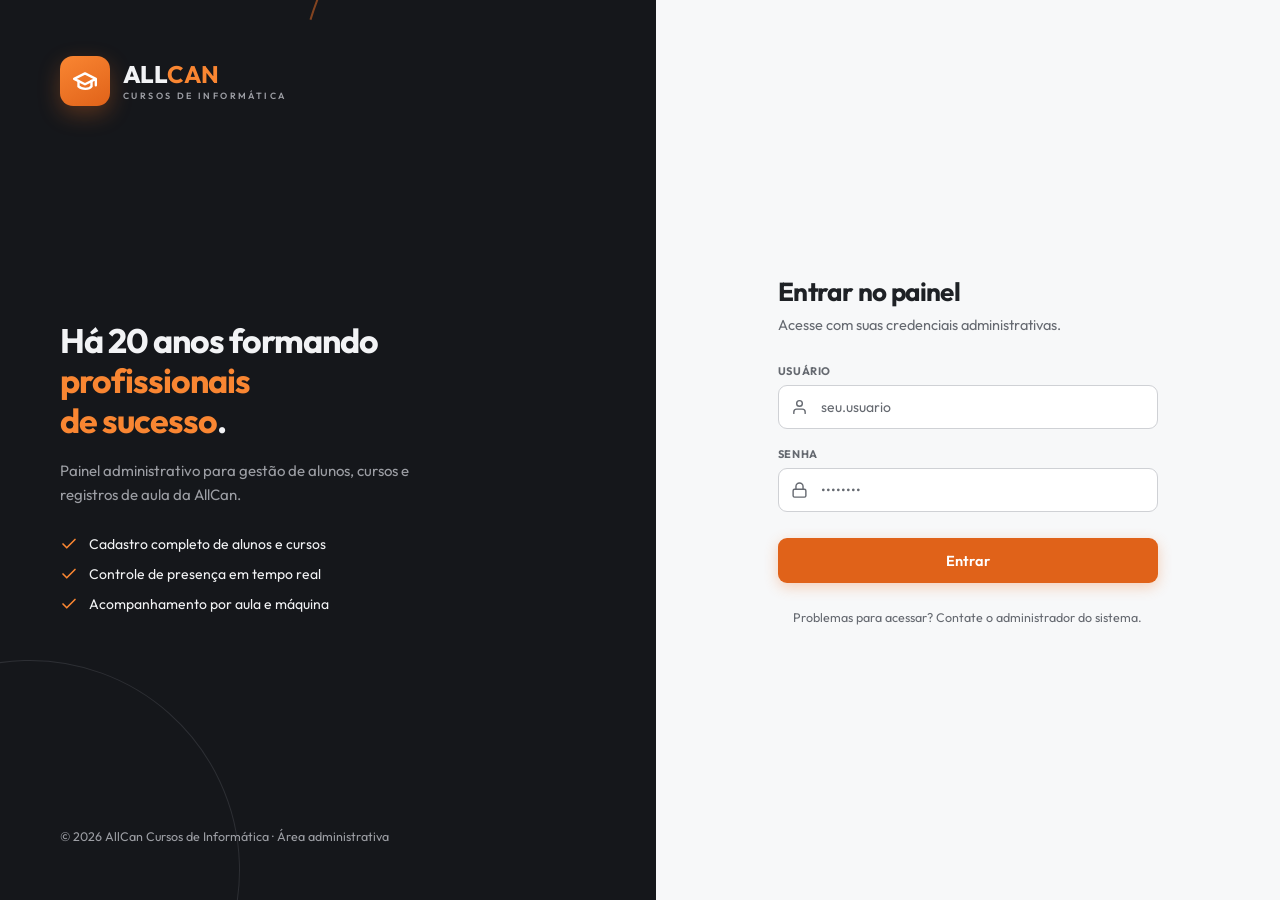
<file: index.html>
<!DOCTYPE html>
<html lang="pt-BR">

<head>
  <meta charset="UTF-8">
  <meta name="viewport" content="width=device-width, initial-scale=1.0">
  <meta name="description"
    content="AllCan Cursos de Informática — Sistema de gestão de alunos, cursos e registros de aula.">
  <title>AllCan · Gestão Educacional</title>
  <link rel="preconnect" href="https://fonts.googleapis.com">
  <link rel="preconnect" href="https://fonts.gstatic.com" crossorigin>
  <link rel="stylesheet" href="css/style.css">
</head>

<body>

  <!-- Toast Container -->
  <div class="toast-container" id="toast-container"></div>

  <!-- Edit / Confirm Modal -->
  <div class="modal-overlay" id="modal-overlay">
    <div class="modal" id="modal" role="dialog" aria-modal="true" aria-labelledby="modal-title">
      <div class="modal-header">
        <h3 id="modal-title">Editar</h3>
        <button class="modal-close" id="modal-close" aria-label="Fechar">&times;</button>
      </div>
      <div class="modal-body" id="modal-body"></div>
      <div class="modal-footer">
        <button class="btn btn-secondary" id="modal-cancel">Cancelar</button>
        <button class="btn btn-primary" id="modal-save">
          <svg width="18" height="18" viewBox="0 0 24 24" fill="none" stroke="currentColor" stroke-width="2"
            stroke-linecap="round" stroke-linejoin="round">
            <path d="M19 21H5a2 2 0 0 1-2-2V5a2 2 0 0 1 2-2h11l5 5v11a2 2 0 0 1-2 2z" />
            <polyline points="17 21 17 13 7 13 7 21" />
            <polyline points="7 3 7 8 15 8" />
          </svg>
          Salvar
        </button>
      </div>
    </div>
  </div>

  <!-- Mobile menu trigger + backdrop -->
  <button class="mobile-menu-btn" id="mobile-menu-btn" aria-label="Abrir menu de navegação">
    <svg width="22" height="22" viewBox="0 0 24 24" fill="none" stroke="currentColor" stroke-width="2"
      stroke-linecap="round" stroke-linejoin="round">
      <line x1="3" y1="6" x2="21" y2="6" />
      <line x1="3" y1="12" x2="21" y2="12" />
      <line x1="3" y1="18" x2="21" y2="18" />
    </svg>
  </button>
  <div class="sidebar-backdrop" id="sidebar-backdrop"></div>

  <div class="app-layout">

    <!-- ===== SIDEBAR ===== -->
    <aside class="sidebar" id="sidebar">
      <div class="sidebar-header">
        <div class="sidebar-logo">
          <div class="logo-mark">
            <svg width="22" height="22" viewBox="0 0 24 24" fill="none" stroke="currentColor" stroke-width="2.2"
              stroke-linecap="round" stroke-linejoin="round">
              <path d="M22 10v6M2 10l10-5 10 5-10 5z" />
              <path d="M6 12v5c3 3 10 3 12 0v-5" />
            </svg>
          </div>
          <div class="logo-text">
            <span class="wordmark">ALL<b>CAN</b></span>
            <span class="tagline">Cursos de Informática</span>
          </div>
        </div>
      </div>
      <nav class="sidebar-nav">
        <span class="nav-section-label">Menu Principal</span>
        <a class="nav-item active" data-page="dashboard" id="nav-dashboard">
          <span class="nav-icon">
            <svg width="19" height="19" viewBox="0 0 24 24" fill="none" stroke="currentColor" stroke-width="2"
              stroke-linecap="round" stroke-linejoin="round">
              <rect x="3" y="3" width="7" height="9" rx="1" />
              <rect x="14" y="3" width="7" height="5" rx="1" />
              <rect x="14" y="12" width="7" height="9" rx="1" />
              <rect x="3" y="16" width="7" height="5" rx="1" />
            </svg>
          </span>
          Dashboard
        </a>
        <a class="nav-item" data-page="alunos" id="nav-alunos">
          <span class="nav-icon">
            <svg width="19" height="19" viewBox="0 0 24 24" fill="none" stroke="currentColor" stroke-width="2"
              stroke-linecap="round" stroke-linejoin="round">
              <path d="M17 21v-2a4 4 0 0 0-4-4H5a4 4 0 0 0-4 4v2" />
              <circle cx="9" cy="7" r="4" />
              <path d="M23 21v-2a4 4 0 0 0-3-3.87" />
              <path d="M16 3.13a4 4 0 0 1 0 7.75" />
            </svg>
          </span>
          Alunos
        </a>
        <a class="nav-item" data-page="cursos" id="nav-cursos">
          <span class="nav-icon">
            <svg width="19" height="19" viewBox="0 0 24 24" fill="none" stroke="currentColor" stroke-width="2"
              stroke-linecap="round" stroke-linejoin="round">
              <path d="M4 19.5A2.5 2.5 0 0 1 6.5 17H20" />
              <path d="M6.5 2H20v20H6.5A2.5 2.5 0 0 1 4 19.5v-15A2.5 2.5 0 0 1 6.5 2z" />
            </svg>
          </span>
          Cursos
        </a>
        <a class="nav-item" data-page="registros" id="nav-registros">
          <span class="nav-icon">
            <svg width="19" height="19" viewBox="0 0 24 24" fill="none" stroke="currentColor" stroke-width="2"
              stroke-linecap="round" stroke-linejoin="round">
              <path d="M16 4h2a2 2 0 0 1 2 2v14a2 2 0 0 1-2 2H6a2 2 0 0 1-2-2V6a2 2 0 0 1 2-2h2" />
              <rect x="8" y="2" width="8" height="4" rx="1" ry="1" />
              <path d="M9 14l2 2 4-4" />
            </svg>
          </span>
          Registros de Aula
        </a>
        <a class="nav-item" data-page="contratos" id="nav-contratos">
          <span class="nav-icon">
            <svg width="19" height="19" viewBox="0 0 24 24" fill="none" stroke="currentColor" stroke-width="2"
              stroke-linecap="round" stroke-linejoin="round">
              <path d="M14 2H6a2 2 0 0 0-2 2v16a2 2 0 0 0 2 2h12a2 2 0 0 0 2-2V8z" />
              <polyline points="14 2 14 8 20 8" />
              <line x1="16" y1="13" x2="8" y2="13" />
              <line x1="16" y1="17" x2="8" y2="17" />
              <line x1="10" y1="9" x2="8" y2="9" />
            </svg>
          </span>
          Contratos
        </a>
        <a class="nav-item" data-page="usuarios" id="nav-usuarios">
          <span class="nav-icon">
            <svg width="19" height="19" viewBox="0 0 24 24" fill="none" stroke="currentColor" stroke-width="2"
              stroke-linecap="round" stroke-linejoin="round">
              <path
                d="M2.586 17.414A2 2 0 0 0 2 18.828V21a1 1 0 0 0 1 1h3a1 1 0 0 0 1-1v-1a1 1 0 0 1 1-1h1a1 1 0 0 0 1-1v-1a1 1 0 0 1 1-1h.172a2 2 0 0 0 1.414-.586l.814-.814a6.5 6.5 0 1 0-4-4z" />
              <circle cx="16.5" cy="7.5" r=".5" fill="currentColor" />
            </svg>
          </span>
          Usuários
        </a>
        <span class="nav-section-label">Biblioteca</span>
        <a class="nav-item" data-page="pessoas" id="nav-pessoas">
          <span class="nav-icon">
            <svg width="19" height="19" viewBox="0 0 24 24" fill="none" stroke="currentColor" stroke-width="2"
              stroke-linecap="round" stroke-linejoin="round">
              <path d="M19 21v-2a4 4 0 0 0-4-4H9a4 4 0 0 0-4 4v2" />
              <circle cx="12" cy="7" r="4" />
            </svg>
          </span>
          Pessoas
        </a>
        <a class="nav-item" data-page="livros" id="nav-livros">
          <span class="nav-icon">
            <svg width="19" height="19" viewBox="0 0 24 24" fill="none" stroke="currentColor" stroke-width="2"
              stroke-linecap="round" stroke-linejoin="round">
              <path d="M2 3h6a4 4 0 0 1 4 4v14a3 3 0 0 0-3-3H2z" />
              <path d="M22 3h-6a4 4 0 0 0-4 4v14a3 3 0 0 1 3-3h7z" />
            </svg>
          </span>
          Livros
        </a>
        <a class="nav-item" data-page="emprestimos" id="nav-emprestimos">
          <span class="nav-icon">
            <svg width="19" height="19" viewBox="0 0 24 24" fill="none" stroke="currentColor" stroke-width="2"
              stroke-linecap="round" stroke-linejoin="round">
              <polyline points="17 1 21 5 17 9" />
              <path d="M3 11V9a4 4 0 0 1 4-4h14" />
              <polyline points="7 23 3 19 7 15" />
              <path d="M21 13v2a4 4 0 0 1-4 4H3" />
            </svg>
          </span>
          Empréstimos
        </a>
      </nav>
      <div class="sidebar-footer">
        <div class="sidebar-footer-info">
          <div class="footer-avatar" id="footer-avatar">A</div>
          <div class="footer-text">
            <p id="usuario-nome">Administrador</p>
            <span>AllCan · Painel</span>
          </div>
        </div>
      </div>
    </aside>

    <!-- ===== MAIN ===== -->
    <main class="main-content">

      <!-- Topbar -->
      <header class="topbar">
        <div class="topbar-greeting">
          <h1 id="topbar-saudacao">Bem-vindo de volta</h1>
          <p id="topbar-data">—</p>
        </div>
        <div class="topbar-actions">
          <div class="topbar-user">
            <span class="ava" id="topbar-ava">A</span>
            <span class="name" id="topbar-nome">Administrador</span>
          </div>
          <button class="btn btn-secondary btn-sm" onclick="logout()" aria-label="Sair">
            <svg width="17" height="17" viewBox="0 0 24 24" fill="none" stroke="currentColor" stroke-width="2"
              stroke-linecap="round" stroke-linejoin="round">
              <path d="M9 21H5a2 2 0 0 1-2-2V5a2 2 0 0 1 2-2h4" />
              <polyline points="16 17 21 12 16 7" />
              <line x1="21" y1="12" x2="9" y2="12" />
            </svg>
            Sair
          </button>
        </div>
      </header>

      <div class="content-scroll">

        <!-- ===== DASHBOARD ===== -->
        <section class="section-page active" id="page-dashboard">
          <header class="page-header">
            <h2>
              <svg width="22" height="22" viewBox="0 0 24 24" fill="none" stroke="currentColor" stroke-width="2"
                stroke-linecap="round" stroke-linejoin="round">
                <rect x="3" y="3" width="7" height="9" rx="1" />
                <rect x="14" y="3" width="7" height="5" rx="1" />
                <rect x="14" y="12" width="7" height="9" rx="1" />
                <rect x="3" y="16" width="7" height="5" rx="1" />
              </svg>
              Dashboard
            </h2>
            <p>Visão geral da operação — alunos, cursos e frequência</p>
          </header>

          <div class="stats-grid">
            <article class="stat-card">
              <div class="stat-card-header">
                <div class="stat-icon students">
                  <svg width="22" height="22" viewBox="0 0 24 24" fill="none" stroke="currentColor" stroke-width="2"
                    stroke-linecap="round" stroke-linejoin="round">
                    <path d="M17 21v-2a4 4 0 0 0-4-4H5a4 4 0 0 0-4 4v2" />
                    <circle cx="9" cy="7" r="4" />
                    <path d="M23 21v-2a4 4 0 0 0-3-3.87" />
                    <path d="M16 3.13a4 4 0 0 1 0 7.75" />
                  </svg>
                </div>
              </div>
              <div class="stat-value" id="stat-alunos">0</div>
              <div class="stat-label">Alunos Ativos</div>
            </article>

            <article class="stat-card">
              <div class="stat-card-header">
                <div class="stat-icon courses">
                  <svg width="22" height="22" viewBox="0 0 24 24" fill="none" stroke="currentColor" stroke-width="2"
                    stroke-linecap="round" stroke-linejoin="round">
                    <path d="M4 19.5A2.5 2.5 0 0 1 6.5 17H20" />
                    <path d="M6.5 2H20v20H6.5A2.5 2.5 0 0 1 4 19.5v-15A2.5 2.5 0 0 1 6.5 2z" />
                  </svg>
                </div>
              </div>
              <div class="stat-value" id="stat-cursos">0</div>
              <div class="stat-label">Cursos Ativos</div>
            </article>

            <article class="stat-card">
              <div class="stat-card-header">
                <div class="stat-icon records">
                  <svg width="22" height="22" viewBox="0 0 24 24" fill="none" stroke="currentColor" stroke-width="2"
                    stroke-linecap="round" stroke-linejoin="round">
                    <path d="M16 4h2a2 2 0 0 1 2 2v14a2 2 0 0 1-2 2H6a2 2 0 0 1-2-2V6a2 2 0 0 1 2-2h2" />
                    <rect x="8" y="2" width="8" height="4" rx="1" ry="1" />
                  </svg>
                </div>
              </div>
              <div class="stat-value" id="stat-registros">0</div>
              <div class="stat-label">Registros de Aula</div>
            </article>

            <article class="stat-card">
              <div class="stat-card-header">
                <div class="stat-icon attendance">
                  <svg width="22" height="22" viewBox="0 0 24 24" fill="none" stroke="currentColor" stroke-width="2"
                    stroke-linecap="round" stroke-linejoin="round">
                    <path d="M22 11.08V12a10 10 0 1 1-5.93-9.14" />
                    <polyline points="22 4 12 14.01 9 11.01" />
                  </svg>
                </div>
                <span class="stat-trend">Presença</span>
              </div>
              <div class="stat-value" id="stat-presenca">0%</div>
              <div class="stat-label">Taxa de Presença</div>
              <div class="stat-bar"><span id="stat-presenca-bar"></span></div>
            </article>
          </div>

          <div class="content-card">
            <div class="content-card-header">
              <h3>
                <span class="icon">
                  <svg width="18" height="18" viewBox="0 0 24 24" fill="none" stroke="currentColor" stroke-width="2"
                    stroke-linecap="round" stroke-linejoin="round">
                    <circle cx="12" cy="12" r="10" />
                    <polyline points="12 6 12 12 16 14" />
                  </svg>
                </span>
                Últimos Registros
              </h3>
            </div>
            <div class="content-card-body">
              <div class="table-wrapper">
                <table>
                  <thead>
                    <tr>
                      <th>Aluno</th>
                      <th>Curso</th>
                      <th>Data</th>
                      <th>Tipo</th>
                      <th>Presença</th>
                    </tr>
                  </thead>
                  <tbody id="dashboard-recent-tbody">
                    <tr>
                      <td colspan="5">
                        <div class="empty-state">
                          <div class="icon">
                            <svg width="34" height="34" viewBox="0 0 24 24" fill="none" stroke="currentColor"
                              stroke-width="1.6" stroke-linecap="round" stroke-linejoin="round">
                              <path d="M16 4h2a2 2 0 0 1 2 2v14a2 2 0 0 1-2 2H6a2 2 0 0 1-2-2V6a2 2 0 0 1 2-2h2" />
                              <rect x="8" y="2" width="8" height="4" rx="1" ry="1" />
                            </svg>
                          </div>
                          <p>Nenhum registro encontrado</p>
                        </div>
                      </td>
                    </tr>
                  </tbody>
                </table>
              </div>
            </div>
          </div>
        </section>

        <!-- ===== ALUNOS ===== -->
        <section class="section-page" id="page-alunos">
          <header class="page-header">
            <h2>
              <svg width="22" height="22" viewBox="0 0 24 24" fill="none" stroke="currentColor" stroke-width="2"
                stroke-linecap="round" stroke-linejoin="round">
                <path d="M17 21v-2a4 4 0 0 0-4-4H5a4 4 0 0 0-4 4v2" />
                <circle cx="9" cy="7" r="4" />
                <path d="M23 21v-2a4 4 0 0 0-3-3.87" />
                <path d="M16 3.13a4 4 0 0 1 0 7.75" />
              </svg>
              Alunos
            </h2>
            <p>Cadastre e gerencie os alunos da escola</p>
          </header>

          <div class="content-card">
            <div class="content-card-header">
              <h3>
                <span class="icon">
                  <svg width="18" height="18" viewBox="0 0 24 24" fill="none" stroke="currentColor" stroke-width="2"
                    stroke-linecap="round" stroke-linejoin="round">
                    <line x1="12" y1="5" x2="12" y2="19" />
                    <line x1="5" y1="12" x2="19" y2="12" />
                  </svg>
                </span>
                Cadastrar Aluno
              </h3>
            </div>
            <div class="content-card-body">
              <form id="form-aluno">
                <div class="form-grid">
                  <div class="form-group">
                    <label for="aluno-nome">Nome Completo</label>
                    <input type="text" id="aluno-nome" placeholder="Ex: João da Silva" required>
                  </div>
                  <div class="form-group">
                    <label for="aluno-cpf">CPF</label>
                    <input type="text" id="aluno-cpf" placeholder="000.000.000-00" required maxlength="14">
                  </div>
                  <div class="form-group">
                    <label for="aluno-rg">RG</label>
                    <input type="text" id="aluno-rg" placeholder="Ex: 12.345.678-9" required>
                  </div>
                  <div class="form-group">
                    <label for="aluno-email">E-mail</label>
                    <input type="email" id="aluno-email" placeholder="joao@email.com">
                  </div>
                  <div class="form-group">
                    <label for="aluno-telefone">Telefone</label>
                    <input type="text" id="aluno-telefone" placeholder="(00) 00000-0000" required maxlength="15">
                  </div>
                  <div class="form-group">
                    <label for="aluno-nascimento">Data de Nascimento</label>
                    <input type="date" id="aluno-nascimento" required>
                  </div>
                  <div class="form-group">
                    <label for="aluno-responsavel">Responsável Legal</label>
                    <input type="text" id="aluno-responsavel" placeholder="Ex: Maria da Silva">
                  </div>
                  <div class="form-group">
                    <label for="aluno-endereco">Endereço</label>
                    <input type="text" id="aluno-endereco" placeholder="Ex: Rua das Flores, 123" required>
                  </div>
                </div>
                <div class="form-actions">
                  <button type="reset" class="btn btn-secondary">Limpar</button>
                  <button type="submit" class="btn btn-primary" id="btn-salvar-aluno">
                    <svg width="18" height="18" viewBox="0 0 24 24" fill="none" stroke="currentColor" stroke-width="2"
                      stroke-linecap="round" stroke-linejoin="round">
                      <line x1="12" y1="5" x2="12" y2="19" />
                      <line x1="5" y1="12" x2="19" y2="12" />
                    </svg>
                    Cadastrar Aluno
                  </button>
                </div>
              </form>
            </div>
          </div>

          <div class="content-card">
            <div class="content-card-header">
              <h3>
                <span class="icon">
                  <svg width="18" height="18" viewBox="0 0 24 24" fill="none" stroke="currentColor" stroke-width="2"
                    stroke-linecap="round" stroke-linejoin="round">
                    <line x1="8" y1="6" x2="21" y2="6" />
                    <line x1="8" y1="12" x2="21" y2="12" />
                    <line x1="8" y1="18" x2="21" y2="18" />
                    <line x1="3" y1="6" x2="3.01" y2="6" />
                    <line x1="3" y1="12" x2="3.01" y2="12" />
                    <line x1="3" y1="18" x2="3.01" y2="18" />
                  </svg>
                </span>
                Alunos Cadastrados
              </h3>
              <div class="header-actions">
                <div class="filter-tabs" id="aluno-filter-tabs">
                  <button class="filter-tab active" data-filter="ativos">Ativos</button>
                  <button class="filter-tab" data-filter="inativos">Inativos</button>
                </div>
                <div class="filter-tabs" id="aluno-sort-tabs">
                  <button class="filter-tab active" data-sort="id">ID</button>
                  <button class="filter-tab" data-sort="nome">Nome</button>
                </div>
                <button class="btn btn-secondary btn-icon" onclick="App.loadAlunos()"
                  aria-label="Atualizar lista de alunos">
                  <svg width="17" height="17" viewBox="0 0 24 24" fill="none" stroke="currentColor" stroke-width="2"
                    stroke-linecap="round" stroke-linejoin="round">
                    <polyline points="23 4 23 10 17 10" />
                    <path d="M20.49 15a9 9 0 1 1-2.12-9.36L23 10" />
                  </svg>
                </button>
              </div>
            </div>
            <div class="content-card-body">
              <div class="table-wrapper">
                <table>
                  <thead>
                    <tr>
                      <th>ID</th>
                      <th>Nome</th>
                      <th>CPF</th>
                      <th>RG</th>
                      <th>E-mail</th>
                      <th>Telefone</th>
                      <th>Nascimento</th>
                      <th>Responsável</th>
                      <th>Endereço</th>
                      <th>Status</th>
                      <th>Ações</th>
                    </tr>
                  </thead>
                  <tbody id="alunos-tbody">
                    <tr>
                      <td colspan="11">
                        <div class="empty-state">
                          <div class="icon">
                            <svg width="34" height="34" viewBox="0 0 24 24" fill="none" stroke="currentColor"
                              stroke-width="1.6" stroke-linecap="round" stroke-linejoin="round">
                              <path d="M17 21v-2a4 4 0 0 0-4-4H5a4 4 0 0 0-4 4v2" />
                              <circle cx="9" cy="7" r="4" />
                              <path d="M23 21v-2a4 4 0 0 0-3-3.87" />
                              <path d="M16 3.13a4 4 0 0 1 0 7.75" />
                            </svg>
                          </div>
                          <p>Nenhum aluno cadastrado</p>
                          <p class="hint">Use o formulário acima para cadastrar o primeiro aluno.</p>
                        </div>
                      </td>
                    </tr>
                  </tbody>
                </table>
              </div>
            </div>
          </div>
        </section>

        <!-- ===== CURSOS ===== -->
        <section class="section-page" id="page-cursos">
          <header class="page-header">
            <h2>
              <svg width="22" height="22" viewBox="0 0 24 24" fill="none" stroke="currentColor" stroke-width="2"
                stroke-linecap="round" stroke-linejoin="round">
                <path d="M4 19.5A2.5 2.5 0 0 1 6.5 17H20" />
                <path d="M6.5 2H20v20H6.5A2.5 2.5 0 0 1 4 19.5v-15A2.5 2.5 0 0 1 6.5 2z" />
              </svg>
              Cursos
            </h2>
            <p>Defina os cursos oferecidos pela AllCan</p>
          </header>

          <div class="content-card">
            <div class="content-card-header">
              <h3>
                <span class="icon">
                  <svg width="18" height="18" viewBox="0 0 24 24" fill="none" stroke="currentColor" stroke-width="2"
                    stroke-linecap="round" stroke-linejoin="round">
                    <line x1="12" y1="5" x2="12" y2="19" />
                    <line x1="5" y1="12" x2="19" y2="12" />
                  </svg>
                </span>
                Cadastrar Curso
              </h3>
            </div>
            <div class="content-card-body">
              <form id="form-curso">
                <div class="form-grid">
                  <div class="form-group">
                    <label for="curso-nome">Nome do Curso</label>
                    <input type="text" id="curso-nome" placeholder="Ex: Informática Essencial" required>
                  </div>
                  <div class="form-group">
                    <label for="curso-descricao">Descrição</label>
                    <input type="text" id="curso-descricao" placeholder="Breve descrição do curso" required>
                  </div>
                  <div class="form-group">
                    <label for="curso-carga">Carga Horária (h)</label>
                    <input type="number" id="curso-carga" placeholder="Ex: 40" required min="1">
                  </div>
                  <div class="form-group">
                    <label for="curso-categoria">Categoria</label>
                    <select id="curso-categoria" required>
                      <option value="BASICO">Básico</option>
                      <option value="AVANCADO">Avançado</option>
                    </select>
                  </div>
                </div>
                <div class="form-actions">
                  <button type="reset" class="btn btn-secondary">Limpar</button>
                  <button type="submit" class="btn btn-primary" id="btn-salvar-curso">
                    <svg width="18" height="18" viewBox="0 0 24 24" fill="none" stroke="currentColor" stroke-width="2"
                      stroke-linecap="round" stroke-linejoin="round">
                      <line x1="12" y1="5" x2="12" y2="19" />
                      <line x1="5" y1="12" x2="19" y2="12" />
                    </svg>
                    Cadastrar Curso
                  </button>
                </div>
              </form>
            </div>
          </div>

          <div class="content-card">
            <div class="content-card-header">
              <h3>
                <span class="icon">
                  <svg width="18" height="18" viewBox="0 0 24 24" fill="none" stroke="currentColor" stroke-width="2"
                    stroke-linecap="round" stroke-linejoin="round">
                    <line x1="8" y1="6" x2="21" y2="6" />
                    <line x1="8" y1="12" x2="21" y2="12" />
                    <line x1="8" y1="18" x2="21" y2="18" />
                    <line x1="3" y1="6" x2="3.01" y2="6" />
                    <line x1="3" y1="12" x2="3.01" y2="12" />
                    <line x1="3" y1="18" x2="3.01" y2="18" />
                  </svg>
                </span>
                Cursos Cadastrados
              </h3>
              <div class="header-actions">
                <div class="filter-tabs" id="curso-filter-tabs">
                  <button class="filter-tab active" data-filter="ativos">Ativos</button>
                  <button class="filter-tab" data-filter="inativos">Inativos</button>
                </div>
                <div class="filter-tabs" id="curso-sort-tabs">
                  <button class="filter-tab active" data-sort="id">ID</button>
                  <button class="filter-tab" data-sort="nome">Nome</button>
                </div>
                <button class="btn btn-secondary btn-icon" onclick="App.loadCursos()"
                  aria-label="Atualizar lista de cursos">
                  <svg width="17" height="17" viewBox="0 0 24 24" fill="none" stroke="currentColor" stroke-width="2"
                    stroke-linecap="round" stroke-linejoin="round">
                    <polyline points="23 4 23 10 17 10" />
                    <path d="M20.49 15a9 9 0 1 1-2.12-9.36L23 10" />
                  </svg>
                </button>
              </div>
            </div>
            <div class="content-card-body">
              <div class="table-wrapper">
                <table>
                  <thead>
                    <tr>
                      <th>ID</th>
                      <th>Nome</th>
                      <th>Descrição</th>
                      <th>Carga Horária</th>
                      <th>Categoria</th>
                      <th>Status</th>
                      <th>Ações</th>
                    </tr>
                  </thead>
                  <tbody id="cursos-tbody">
                    <tr>
                      <td colspan="6">
                        <div class="empty-state">
                          <div class="icon">
                            <svg width="34" height="34" viewBox="0 0 24 24" fill="none" stroke="currentColor"
                              stroke-width="1.6" stroke-linecap="round" stroke-linejoin="round">
                              <path d="M4 19.5A2.5 2.5 0 0 1 6.5 17H20" />
                              <path d="M6.5 2H20v20H6.5A2.5 2.5 0 0 1 4 19.5v-15A2.5 2.5 0 0 1 6.5 2z" />
                            </svg>
                          </div>
                          <p>Nenhum curso cadastrado</p>
                          <p class="hint">Cadastre os cursos para começar a registrar aulas.</p>
                        </div>
                      </td>
                    </tr>
                  </tbody>
                </table>
              </div>
            </div>
          </div>
        </section>

        <!-- ===== REGISTROS DE AULA ===== -->
        <section class="section-page" id="page-registros">
          <header class="page-header">
            <h2>
              <svg width="22" height="22" viewBox="0 0 24 24" fill="none" stroke="currentColor" stroke-width="2"
                stroke-linecap="round" stroke-linejoin="round">
                <path d="M16 4h2a2 2 0 0 1 2 2v14a2 2 0 0 1-2 2H6a2 2 0 0 1-2-2V6a2 2 0 0 1 2-2h2" />
                <rect x="8" y="2" width="8" height="4" rx="1" ry="1" />
                <path d="M9 14l2 2 4-4" />
              </svg>
              Registros de Aula
            </h2>
            <p>Registre presenças e acompanhe as aulas realizadas</p>
          </header>

          <div class="content-card">
            <div class="content-card-header">
              <h3>
                <span class="icon">
                  <svg width="18" height="18" viewBox="0 0 24 24" fill="none" stroke="currentColor" stroke-width="2"
                    stroke-linecap="round" stroke-linejoin="round">
                    <line x1="12" y1="5" x2="12" y2="19" />
                    <line x1="5" y1="12" x2="19" y2="12" />
                  </svg>
                </span>
                Novo Registro de Aula
              </h3>
            </div>
            <div class="content-card-body">
              <form id="form-registro">
                <div class="form-grid form-grid-3">
                  <div class="form-group">
                    <label for="registro-aluno">Aluno</label>
                    <select id="registro-aluno" required>
                      <option value="">Selecione o aluno...</option>
                    </select>
                  </div>
                  <div class="form-group">
                    <label for="registro-curso">Curso</label>
                    <select id="registro-curso" required>
                      <option value="">Selecione o curso...</option>
                    </select>
                  </div>
                  <div class="form-group">
                    <label for="registro-data">Data da Aula</label>
                    <input type="date" id="registro-data" required>
                  </div>
                  <div class="form-group">
                    <label for="registro-hora-inicio">Hora Início</label>
                    <input type="time" id="registro-hora-inicio" required>
                  </div>
                  <div class="form-group">
                    <label for="registro-hora-termino">Hora Término</label>
                    <input type="time" id="registro-hora-termino" required>
                  </div>
                  <div class="form-group">
                    <label for="registro-exercicio">Exercício</label>
                    <input type="text" id="registro-exercicio" placeholder="Ex: Digitação — Lição 4" required>
                  </div>
                  <div class="form-group">
                    <label for="registro-tipo">Tipo de Aula</label>
                    <input type="text" id="registro-tipo" placeholder="Ex: Prática, Teórica">
                  </div>
                  <div class="form-group">
                    <label for="registro-maquina">Nº da Máquina</label>
                    <input type="number" id="registro-maquina" placeholder="Ex: 1" required min="1">
                  </div>
                  <div class="form-group">
                    <label for="registro-presenca">Status de Presença</label>
                    <select id="registro-presenca" required>
                      <option value="">Selecione...</option>
                      <option value="PRESENTE">Presente</option>
                      <option value="AUSENTE">Ausente</option>
                    </select>
                  </div>
                </div>
                <div class="form-actions">
                  <button type="reset" class="btn btn-secondary">Limpar</button>
                  <button type="submit" class="btn btn-primary" id="btn-salvar-registro">
                    <svg width="18" height="18" viewBox="0 0 24 24" fill="none" stroke="currentColor" stroke-width="2"
                      stroke-linecap="round" stroke-linejoin="round">
                      <path d="M19 21H5a2 2 0 0 1-2-2V5a2 2 0 0 1 2-2h11l5 5v11a2 2 0 0 1-2 2z" />
                      <polyline points="17 21 17 13 7 13 7 21" />
                      <polyline points="7 3 7 8 15 8" />
                    </svg>
                    Registrar Aula
                  </button>
                </div>
              </form>
            </div>
          </div>

          <div class="content-card">
            <div class="content-card-header">
              <h3>
                <span class="icon">
                  <svg width="18" height="18" viewBox="0 0 24 24" fill="none" stroke="currentColor" stroke-width="2"
                    stroke-linecap="round" stroke-linejoin="round">
                    <line x1="8" y1="6" x2="21" y2="6" />
                    <line x1="8" y1="12" x2="21" y2="12" />
                    <line x1="8" y1="18" x2="21" y2="18" />
                    <line x1="3" y1="6" x2="3.01" y2="6" />
                    <line x1="3" y1="12" x2="3.01" y2="12" />
                    <line x1="3" y1="18" x2="3.01" y2="18" />
                  </svg>
                </span>
                Registros de Aula
              </h3>
              <button class="btn btn-secondary btn-sm" onclick="App.loadRegistros()" aria-label="Atualizar registros">
                <svg width="17" height="17" viewBox="0 0 24 24" fill="none" stroke="currentColor" stroke-width="2"
                  stroke-linecap="round" stroke-linejoin="round">
                  <polyline points="23 4 23 10 17 10" />
                  <path d="M20.49 15a9 9 0 1 1-2.12-9.36L23 10" />
                </svg>
                Atualizar
              </button>
            </div>
            <div class="content-card-body">
              <div class="table-wrapper">
                <table>
                  <thead>
                    <tr>
                      <th>ID</th>
                      <th>Aluno</th>
                      <th>Curso</th>
                      <th>Data</th>
                      <th>Horário</th>
                      <th>Exercício</th>
                      <th>Tipo</th>
                      <th>Máquina</th>
                      <th>Presença</th>
                      <th>Ações</th>
                    </tr>
                  </thead>
                  <tbody id="registros-tbody">
                    <tr>
                      <td colspan="10">
                        <div class="empty-state">
                          <div class="icon">
                            <svg width="34" height="34" viewBox="0 0 24 24" fill="none" stroke="currentColor"
                              stroke-width="1.6" stroke-linecap="round" stroke-linejoin="round">
                              <path d="M16 4h2a2 2 0 0 1 2 2v14a2 2 0 0 1-2 2H6a2 2 0 0 1-2-2V6a2 2 0 0 1 2-2h2" />
                              <rect x="8" y="2" width="8" height="4" rx="1" ry="1" />
                            </svg>
                          </div>
                          <p>Nenhum registro encontrado</p>
                          <p class="hint">Os registros de aula aparecerão aqui assim que forem lançados.</p>
                        </div>
                      </td>
                    </tr>
                  </tbody>
                </table>
              </div>
            </div>
          </div>
        </section>

        <!-- ===== CONTRATOS ===== -->
        <section class="section-page" id="page-contratos">
          <header class="page-header">
            <h2>
              <svg width="22" height="22" viewBox="0 0 24 24" fill="none" stroke="currentColor" stroke-width="2"
                stroke-linecap="round" stroke-linejoin="round">
                <path d="M14 2H6a2 2 0 0 0-2 2v16a2 2 0 0 0 2 2h12a2 2 0 0 0 2-2V8z" />
                <polyline points="14 2 14 8 20 8" />
                <line x1="16" y1="13" x2="8" y2="13" />
                <line x1="16" y1="17" x2="8" y2="17" />
                <line x1="10" y1="9" x2="8" y2="9" />
              </svg>
              Contratos
            </h2>
            <p>Gere e gerencie os contratos dos alunos</p>
          </header>

          <div class="content-card">
            <div class="content-card-header">
              <h3>
                <span class="icon">
                  <svg width="18" height="18" viewBox="0 0 24 24" fill="none" stroke="currentColor" stroke-width="2"
                    stroke-linecap="round" stroke-linejoin="round">
                    <line x1="12" y1="5" x2="12" y2="19" />
                    <line x1="5" y1="12" x2="19" y2="12" />
                  </svg>
                </span>
                Novo Contrato
              </h3>
            </div>
            <div class="content-card-body">
              <form id="form-contrato">
                <div class="form-grid form-grid-3">
                  <div class="form-group">
                    <label for="contrato-aluno">Aluno</label>
                    <select id="contrato-aluno" required>
                      <option value="">Selecione o aluno...</option>
                    </select>
                  </div>
                  <div class="form-group">
                    <label for="contrato-modalidade">Modalidade</label>
                    <select id="contrato-modalidade" required>
                      <option value="">Selecione a modalidade...</option>
                      <option value="CURSOS_BASICOS">Cursos Básicos</option>
                      <option value="CURSOS_INTERMEDIARIOS">Cursos Intermediários</option>
                      <option value="CURSOS_BASICOS_E_INTERMEDIARIOS">Cursos Básicos e Intermediários</option>
                      <option value="DIGITACAO_30_DIAS">Digitação 30 dias</option>
                      <option value="DIGITACAO_15_DIAS">Digitação 15 dias</option>
                      <option value="CURSO_BASICO_30_DIAS">Curso Básico 30 dias</option>
                    </select>
                  </div>
                  <div class="form-group">
                    <label for="contrato-data-inicio">Data de Início</label>
                    <input type="date" id="contrato-data-inicio" required>
                  </div>
                  <div class="form-group">
                    <label for="contrato-horas">Horas/Aulas por Mês</label>
                    <input type="number" id="contrato-horas" placeholder="Ex: 8" required min="1">
                  </div>
                  <div class="form-group">
                    <label for="contrato-vencimento">Dia do Vencimento</label>
                    <input type="number" id="contrato-vencimento" placeholder="Ex: 10" required min="1" max="31">
                  </div>
                  <div class="form-group">
                    <label for="contrato-hora-inicio">Hora Início</label>
                    <input type="time" id="contrato-hora-inicio" required>
                  </div>
                  <div class="form-group">
                    <label for="contrato-hora-termino">Hora Término</label>
                    <input type="time" id="contrato-hora-termino" required>
                  </div>
                  <div class="form-group form-group-full">
                    <label>Dias da Semana</label>
                    <div class="checkbox-group" id="contrato-dias">
                      <label class="checkbox-chip"><input type="checkbox" name="dia-semana" value="SEGUNDA">
                        Segunda</label>
                      <label class="checkbox-chip"><input type="checkbox" name="dia-semana" value="TERCA"> Terça</label>
                      <label class="checkbox-chip"><input type="checkbox" name="dia-semana" value="QUARTA">
                        Quarta</label>
                      <label class="checkbox-chip"><input type="checkbox" name="dia-semana" value="QUINTA">
                        Quinta</label>
                      <label class="checkbox-chip"><input type="checkbox" name="dia-semana" value="SEXTA"> Sexta</label>
                      <label class="checkbox-chip"><input type="checkbox" name="dia-semana" value="SABADO">
                        Sábado</label>
                    </div>
                  </div>
                </div>
                <div class="form-actions">
                  <button type="reset" class="btn btn-secondary">Limpar</button>
                  <button type="submit" class="btn btn-primary" id="btn-salvar-contrato">
                    <svg width="18" height="18" viewBox="0 0 24 24" fill="none" stroke="currentColor" stroke-width="2"
                      stroke-linecap="round" stroke-linejoin="round">
                      <line x1="12" y1="5" x2="12" y2="19" />
                      <line x1="5" y1="12" x2="19" y2="12" />
                    </svg>
                    Criar Contrato
                  </button>
                </div>
              </form>
            </div>
          </div>

          <div class="content-card">
            <div class="content-card-header">
              <h3>
                <span class="icon">
                  <svg width="18" height="18" viewBox="0 0 24 24" fill="none" stroke="currentColor" stroke-width="2"
                    stroke-linecap="round" stroke-linejoin="round">
                    <line x1="8" y1="6" x2="21" y2="6" />
                    <line x1="8" y1="12" x2="21" y2="12" />
                    <line x1="8" y1="18" x2="21" y2="18" />
                    <line x1="3" y1="6" x2="3.01" y2="6" />
                    <line x1="3" y1="12" x2="3.01" y2="12" />
                    <line x1="3" y1="18" x2="3.01" y2="18" />
                  </svg>
                </span>
                Contratos do Aluno
              </h3>
              <div class="header-actions">
                <div class="form-group" style="margin:0;min-width:240px">
                  <select id="contrato-filtro-aluno">
                    <option value="">Selecione um aluno...</option>
                  </select>
                </div>
              </div>
            </div>
            <div class="content-card-body">
              <div class="table-wrapper">
                <table>
                  <thead>
                    <tr>
                      <th>ID</th>
                      <th>Modalidade</th>
                      <th>Início</th>
                      <th>Horas/Mês</th>
                      <th>Vencimento</th>
                      <th>Horário</th>
                      <th>Dias</th>
                      <th>Ações</th>
                    </tr>
                  </thead>
                  <tbody id="contratos-tbody">
                    <tr>
                      <td colspan="8">
                        <div class="empty-state">
                          <div class="icon">
                            <svg width="34" height="34" viewBox="0 0 24 24" fill="none" stroke="currentColor"
                              stroke-width="1.6" stroke-linecap="round" stroke-linejoin="round">
                              <path d="M14 2H6a2 2 0 0 0-2 2v16a2 2 0 0 0 2 2h12a2 2 0 0 0 2-2V8z" />
                              <polyline points="14 2 14 8 20 8" />
                              <line x1="16" y1="13" x2="8" y2="13" />
                              <line x1="16" y1="17" x2="8" y2="17" />
                            </svg>
                          </div>
                          <p>Selecione um aluno para ver os contratos</p>
                          <p class="hint">Os contratos do aluno selecionado aparecerão aqui.</p>
                        </div>
                      </td>
                    </tr>
                  </tbody>
                </table>
              </div>
            </div>
          </div>
        </section>

        <!-- ===== USUÁRIOS ===== -->
        <section class="section-page" id="page-usuarios">
          <header class="page-header">
            <h2>
              <svg width="22" height="22" viewBox="0 0 24 24" fill="none" stroke="currentColor" stroke-width="2"
                stroke-linecap="round" stroke-linejoin="round">
                <path
                  d="M2.586 17.414A2 2 0 0 0 2 18.828V21a1 1 0 0 0 1 1h3a1 1 0 0 0 1-1v-1a1 1 0 0 1 1-1h1a1 1 0 0 0 1-1v-1a1 1 0 0 1 1-1h.172a2 2 0 0 0 1.414-.586l.814-.814a6.5 6.5 0 1 0-4-4z" />
                <circle cx="16.5" cy="7.5" r=".5" fill="currentColor" />
              </svg>
              Usuários
            </h2>
            <p>Gerencie os usuários administrativos do sistema</p>
          </header>

          <div class="content-card">
            <div class="content-card-header">
              <h3>
                <span class="icon">
                  <svg width="18" height="18" viewBox="0 0 24 24" fill="none" stroke="currentColor" stroke-width="2"
                    stroke-linecap="round" stroke-linejoin="round">
                    <line x1="12" y1="5" x2="12" y2="19" />
                    <line x1="5" y1="12" x2="19" y2="12" />
                  </svg>
                </span>
                Cadastrar Usuário
              </h3>
            </div>
            <div class="content-card-body">
              <form id="form-usuario">
                <div class="form-grid">
                  <div class="form-group">
                    <label for="usuario-nome-input">Nome</label>
                    <input type="text" id="usuario-nome-input" placeholder="Ex: Ana Beatriz Costa" required>
                  </div>
                  <div class="form-group">
                    <label for="usuario-login">Login</label>
                    <input type="text" id="usuario-login" placeholder="Ex: ana.costa" autocomplete="off" required>
                  </div>
                  <div class="form-group">
                    <label for="usuario-senha">Senha</label>
                    <input type="password" id="usuario-senha" placeholder="••••••••" autocomplete="new-password"
                      required>
                  </div>
                  <div class="form-group">
                    <label for="usuario-perfil">Perfil</label>
                    <select id="usuario-perfil" required>
                      <option value="">Selecione...</option>
                      <option value="ADMIN">ADMIN — Administrador</option>
                      <option value="USER">USER — Usuário</option>
                    </select>
                  </div>
                </div>
                <div class="form-actions">
                  <button type="reset" class="btn btn-secondary">Limpar</button>
                  <button type="submit" class="btn btn-primary" id="btn-salvar-usuario">
                    <svg width="18" height="18" viewBox="0 0 24 24" fill="none" stroke="currentColor" stroke-width="2"
                      stroke-linecap="round" stroke-linejoin="round">
                      <line x1="12" y1="5" x2="12" y2="19" />
                      <line x1="5" y1="12" x2="19" y2="12" />
                    </svg>
                    Cadastrar Usuário
                  </button>
                </div>
              </form>
            </div>
          </div>

          <div class="content-card">
            <div class="content-card-header">
              <h3>
                <span class="icon">
                  <svg width="18" height="18" viewBox="0 0 24 24" fill="none" stroke="currentColor" stroke-width="2"
                    stroke-linecap="round" stroke-linejoin="round">
                    <line x1="8" y1="6" x2="21" y2="6" />
                    <line x1="8" y1="12" x2="21" y2="12" />
                    <line x1="8" y1="18" x2="21" y2="18" />
                    <line x1="3" y1="6" x2="3.01" y2="6" />
                    <line x1="3" y1="12" x2="3.01" y2="12" />
                    <line x1="3" y1="18" x2="3.01" y2="18" />
                  </svg>
                </span>
                Usuários Cadastrados
              </h3>
              <button class="btn btn-secondary btn-icon" onclick="App.loadUsuarios()"
                aria-label="Atualizar lista de usuários">
                <svg width="17" height="17" viewBox="0 0 24 24" fill="none" stroke="currentColor" stroke-width="2"
                  stroke-linecap="round" stroke-linejoin="round">
                  <polyline points="23 4 23 10 17 10" />
                  <path d="M20.49 15a9 9 0 1 1-2.12-9.36L23 10" />
                </svg>
              </button>
            </div>
            <div class="content-card-body">
              <div class="table-wrapper">
                <table>
                  <thead>
                    <tr>
                      <th>ID</th>
                      <th>Nome</th>
                      <th>Login</th>
                      <th>Perfil</th>
                      <th>Ações</th>
                    </tr>
                  </thead>
                  <tbody id="usuarios-tbody">
                    <tr>
                      <td colspan="5">
                        <div class="empty-state">
                          <div class="icon">
                            <svg width="34" height="34" viewBox="0 0 24 24" fill="none" stroke="currentColor"
                              stroke-width="1.6" stroke-linecap="round" stroke-linejoin="round">
                              <path
                                d="M2.586 17.414A2 2 0 0 0 2 18.828V21a1 1 0 0 0 1 1h3a1 1 0 0 0 1-1v-1a1 1 0 0 1 1-1h1a1 1 0 0 0 1-1v-1a1 1 0 0 1 1-1h.172a2 2 0 0 0 1.414-.586l.814-.814a6.5 6.5 0 1 0-4-4z" />
                              <circle cx="16.5" cy="7.5" r=".5" fill="currentColor" />
                            </svg>
                          </div>
                          <p>Nenhum usuário cadastrado</p>
                          <p class="hint">Cadastre usuários administrativos para acessarem o painel.</p>
                        </div>
                      </td>
                    </tr>
                  </tbody>
                </table>
              </div>
            </div>
          </div>
        </section>

        <!-- ===== PESSOAS ===== -->
        <section class="section-page" id="page-pessoas">
          <header class="page-header">
            <h2>
              <svg width="22" height="22" viewBox="0 0 24 24" fill="none" stroke="currentColor" stroke-width="2"
                stroke-linecap="round" stroke-linejoin="round">
                <path d="M19 21v-2a4 4 0 0 0-4-4H9a4 4 0 0 0-4 4v2" />
                <circle cx="12" cy="7" r="4" />
              </svg>
              Pessoas
            </h2>
            <p>Cadastre as pessoas que podem pegar livros emprestados</p>
          </header>

          <div class="content-card">
            <div class="content-card-header">
              <h3>
                <span class="icon">
                  <svg width="18" height="18" viewBox="0 0 24 24" fill="none" stroke="currentColor" stroke-width="2"
                    stroke-linecap="round" stroke-linejoin="round">
                    <line x1="12" y1="5" x2="12" y2="19" />
                    <line x1="5" y1="12" x2="19" y2="12" />
                  </svg>
                </span>
                Cadastrar Pessoa
              </h3>
            </div>
            <div class="content-card-body">
              <form id="form-pessoa">
                <div class="form-grid">
                  <div class="form-group">
                    <label for="pessoa-nome">Nome Completo</label>
                    <input type="text" id="pessoa-nome" placeholder="Ex: Maria Souza" required>
                  </div>
                  <div class="form-group">
                    <label for="pessoa-cpf">CPF</label>
                    <input type="text" id="pessoa-cpf" placeholder="000.000.000-00" maxlength="14">
                  </div>
                  <div class="form-group">
                    <label for="pessoa-email">E-mail</label>
                    <input type="email" id="pessoa-email" placeholder="maria@email.com">
                  </div>
                  <div class="form-group">
                    <label for="pessoa-telefone">Telefone</label>
                    <input type="text" id="pessoa-telefone" placeholder="(00) 00000-0000" required maxlength="15">
                  </div>
                  <div class="form-group">
                    <label for="pessoa-endereco">Endereço</label>
                    <input type="text" id="pessoa-endereco" placeholder="Ex: Rua das Flores, 123" required>
                  </div>
                </div>
                <div class="form-actions">
                  <button type="reset" class="btn btn-secondary">Limpar</button>
                  <button type="submit" class="btn btn-primary" id="btn-salvar-pessoa">
                    <svg width="18" height="18" viewBox="0 0 24 24" fill="none" stroke="currentColor" stroke-width="2"
                      stroke-linecap="round" stroke-linejoin="round">
                      <line x1="12" y1="5" x2="12" y2="19" />
                      <line x1="5" y1="12" x2="19" y2="12" />
                    </svg>
                    Cadastrar Pessoa
                  </button>
                </div>
              </form>
            </div>
          </div>

          <div class="content-card">
            <div class="content-card-header">
              <h3>
                <span class="icon">
                  <svg width="18" height="18" viewBox="0 0 24 24" fill="none" stroke="currentColor" stroke-width="2"
                    stroke-linecap="round" stroke-linejoin="round">
                    <line x1="8" y1="6" x2="21" y2="6" />
                    <line x1="8" y1="12" x2="21" y2="12" />
                    <line x1="8" y1="18" x2="21" y2="18" />
                    <line x1="3" y1="6" x2="3.01" y2="6" />
                    <line x1="3" y1="12" x2="3.01" y2="12" />
                    <line x1="3" y1="18" x2="3.01" y2="18" />
                  </svg>
                </span>
                Pessoas Cadastradas
              </h3>
              <div class="header-actions">
                <div class="filter-tabs" id="pessoa-filter-tabs">
                  <button class="filter-tab active" data-filter="ativos">Ativos</button>
                  <button class="filter-tab" data-filter="inativos">Inativos</button>
                </div>
                <div class="filter-tabs" id="pessoa-sort-tabs">
                  <button class="filter-tab active" data-sort="id">ID</button>
                  <button class="filter-tab" data-sort="nome">Nome</button>
                </div>
                <button class="btn btn-secondary btn-icon" onclick="App.loadPessoas()"
                  aria-label="Atualizar lista de pessoas">
                  <svg width="17" height="17" viewBox="0 0 24 24" fill="none" stroke="currentColor" stroke-width="2"
                    stroke-linecap="round" stroke-linejoin="round">
                    <polyline points="23 4 23 10 17 10" />
                    <path d="M20.49 15a9 9 0 1 1-2.12-9.36L23 10" />
                  </svg>
                </button>
              </div>
            </div>
            <div class="content-card-body">
              <div class="table-wrapper">
                <table>
                  <thead>
                    <tr>
                      <th>ID</th>
                      <th>Nome</th>
                      <th>CPF</th>
                      <th>E-mail</th>
                      <th>Telefone</th>
                      <th>Endereço</th>
                      <th>Status</th>
                      <th>Ações</th>
                    </tr>
                  </thead>
                  <tbody id="pessoas-tbody">
                    <tr>
                      <td colspan="8">
                        <div class="empty-state">
                          <div class="icon">
                            <svg width="34" height="34" viewBox="0 0 24 24" fill="none" stroke="currentColor"
                              stroke-width="1.6" stroke-linecap="round" stroke-linejoin="round">
                              <path d="M19 21v-2a4 4 0 0 0-4-4H9a4 4 0 0 0-4 4v2" />
                              <circle cx="12" cy="7" r="4" />
                            </svg>
                          </div>
                          <p>Nenhuma pessoa cadastrada</p>
                          <p class="hint">Use o formulário acima para cadastrar a primeira pessoa.</p>
                        </div>
                      </td>
                    </tr>
                  </tbody>
                </table>
              </div>
            </div>
          </div>
        </section>

        <!-- ===== LIVROS ===== -->
        <section class="section-page" id="page-livros">
          <header class="page-header">
            <h2>
              <svg width="22" height="22" viewBox="0 0 24 24" fill="none" stroke="currentColor" stroke-width="2"
                stroke-linecap="round" stroke-linejoin="round">
                <path d="M2 3h6a4 4 0 0 1 4 4v14a3 3 0 0 0-3-3H2z" />
                <path d="M22 3h-6a4 4 0 0 0-4 4v14a3 3 0 0 1 3-3h7z" />
              </svg>
              Livros
            </h2>
            <p>Gerencie o acervo de livros da biblioteca</p>
          </header>

          <div class="content-card">
            <div class="content-card-header">
              <h3>
                <span class="icon">
                  <svg width="18" height="18" viewBox="0 0 24 24" fill="none" stroke="currentColor" stroke-width="2"
                    stroke-linecap="round" stroke-linejoin="round">
                    <line x1="12" y1="5" x2="12" y2="19" />
                    <line x1="5" y1="12" x2="19" y2="12" />
                  </svg>
                </span>
                Cadastrar Livro
              </h3>
            </div>
            <div class="content-card-body">
              <form id="form-livro">
                <div class="form-grid">
                  <div class="form-group">
                    <label for="livro-titulo">Título</label>
                    <input type="text" id="livro-titulo" placeholder="Ex: Dom Casmurro" required>
                  </div>
                  <div class="form-group">
                    <label for="livro-autor">Autor</label>
                    <input type="text" id="livro-autor" placeholder="Ex: Machado de Assis" required>
                  </div>
                  <div class="form-group">
                    <label for="livro-quantidade">Quantidade Total</label>
                    <input type="number" id="livro-quantidade" placeholder="Ex: 5" required min="1">
                  </div>
                </div>
                <div class="form-actions">
                  <button type="reset" class="btn btn-secondary">Limpar</button>
                  <button type="submit" class="btn btn-primary" id="btn-salvar-livro">
                    <svg width="18" height="18" viewBox="0 0 24 24" fill="none" stroke="currentColor" stroke-width="2"
                      stroke-linecap="round" stroke-linejoin="round">
                      <line x1="12" y1="5" x2="12" y2="19" />
                      <line x1="5" y1="12" x2="19" y2="12" />
                    </svg>
                    Cadastrar Livro
                  </button>
                </div>
              </form>
            </div>
          </div>

          <div class="content-card">
            <div class="content-card-header">
              <h3>
                <span class="icon">
                  <svg width="18" height="18" viewBox="0 0 24 24" fill="none" stroke="currentColor" stroke-width="2"
                    stroke-linecap="round" stroke-linejoin="round">
                    <line x1="8" y1="6" x2="21" y2="6" />
                    <line x1="8" y1="12" x2="21" y2="12" />
                    <line x1="8" y1="18" x2="21" y2="18" />
                    <line x1="3" y1="6" x2="3.01" y2="6" />
                    <line x1="3" y1="12" x2="3.01" y2="12" />
                    <line x1="3" y1="18" x2="3.01" y2="18" />
                  </svg>
                </span>
                Acervo de Livros
              </h3>
              <div class="header-actions">
                <div class="filter-tabs" id="livro-filter-tabs">
                  <button class="filter-tab active" data-filter="ativos">Ativos</button>
                  <button class="filter-tab" data-filter="inativos">Inativos</button>
                </div>
                <div class="filter-tabs" id="livro-sort-tabs">
                  <button class="filter-tab active" data-sort="id">ID</button>
                  <button class="filter-tab" data-sort="titulo">Título</button>
                </div>
                <button class="btn btn-secondary btn-icon" onclick="App.loadLivros()"
                  aria-label="Atualizar lista de livros">
                  <svg width="17" height="17" viewBox="0 0 24 24" fill="none" stroke="currentColor" stroke-width="2"
                    stroke-linecap="round" stroke-linejoin="round">
                    <polyline points="23 4 23 10 17 10" />
                    <path d="M20.49 15a9 9 0 1 1-2.12-9.36L23 10" />
                  </svg>
                </button>
              </div>
            </div>
            <div class="content-card-body">
              <div class="table-wrapper">
                <table>
                  <thead>
                    <tr>
                      <th>ID</th>
                      <th>Título</th>
                      <th>Autor</th>
                      <th>Qtd. Total</th>
                      <th>Qtd. Disponível</th>
                      <th>Status</th>
                      <th>Ações</th>
                    </tr>
                  </thead>
                  <tbody id="livros-tbody">
                    <tr>
                      <td colspan="7">
                        <div class="empty-state">
                          <div class="icon">
                            <svg width="34" height="34" viewBox="0 0 24 24" fill="none" stroke="currentColor"
                              stroke-width="1.6" stroke-linecap="round" stroke-linejoin="round">
                              <path d="M2 3h6a4 4 0 0 1 4 4v14a3 3 0 0 0-3-3H2z" />
                              <path d="M22 3h-6a4 4 0 0 0-4 4v14a3 3 0 0 1 3-3h7z" />
                            </svg>
                          </div>
                          <p>Nenhum livro cadastrado</p>
                          <p class="hint">Cadastre os livros para começar a registrar empréstimos.</p>
                        </div>
                      </td>
                    </tr>
                  </tbody>
                </table>
              </div>
            </div>
          </div>
        </section>

        <!-- ===== EMPRÉSTIMOS ===== -->
        <section class="section-page" id="page-emprestimos">
          <header class="page-header">
            <h2>
              <svg width="22" height="22" viewBox="0 0 24 24" fill="none" stroke="currentColor" stroke-width="2"
                stroke-linecap="round" stroke-linejoin="round">
                <polyline points="17 1 21 5 17 9" />
                <path d="M3 11V9a4 4 0 0 1 4-4h14" />
                <polyline points="7 23 3 19 7 15" />
                <path d="M21 13v2a4 4 0 0 1-4 4H3" />
              </svg>
              Empréstimos
            </h2>
            <p>Registre e acompanhe os empréstimos de livros</p>
          </header>

          <div class="content-card">
            <div class="content-card-header">
              <h3>
                <span class="icon">
                  <svg width="18" height="18" viewBox="0 0 24 24" fill="none" stroke="currentColor" stroke-width="2"
                    stroke-linecap="round" stroke-linejoin="round">
                    <line x1="12" y1="5" x2="12" y2="19" />
                    <line x1="5" y1="12" x2="19" y2="12" />
                  </svg>
                </span>
                Novo Empréstimo
              </h3>
            </div>
            <div class="content-card-body">
              <form id="form-emprestimo">
                <div class="form-grid form-grid-3">
                  <div class="form-group">
                    <label for="emprestimo-pessoa">Pessoa</label>
                    <select id="emprestimo-pessoa" required>
                      <option value="">Selecione a pessoa...</option>
                    </select>
                  </div>
                  <div class="form-group">
                    <label for="emprestimo-livro">Livro</label>
                    <select id="emprestimo-livro" required>
                      <option value="">Selecione o livro...</option>
                    </select>
                  </div>
                  <div class="form-group">
                    <label for="emprestimo-devolucao">Data Prevista de Devolução</label>
                    <input type="date" id="emprestimo-devolucao" required>
                  </div>
                </div>
                <div class="form-actions">
                  <button type="reset" class="btn btn-secondary">Limpar</button>
                  <button type="submit" class="btn btn-primary" id="btn-salvar-emprestimo">
                    <svg width="18" height="18" viewBox="0 0 24 24" fill="none" stroke="currentColor" stroke-width="2"
                      stroke-linecap="round" stroke-linejoin="round">
                      <line x1="12" y1="5" x2="12" y2="19" />
                      <line x1="5" y1="12" x2="19" y2="12" />
                    </svg>
                    Registrar Empréstimo
                  </button>
                </div>
              </form>
            </div>
          </div>

          <div class="content-card">
            <div class="content-card-header">
              <h3>
                <span class="icon">
                  <svg width="18" height="18" viewBox="0 0 24 24" fill="none" stroke="currentColor" stroke-width="2"
                    stroke-linecap="round" stroke-linejoin="round">
                    <line x1="8" y1="6" x2="21" y2="6" />
                    <line x1="8" y1="12" x2="21" y2="12" />
                    <line x1="8" y1="18" x2="21" y2="18" />
                    <line x1="3" y1="6" x2="3.01" y2="6" />
                    <line x1="3" y1="12" x2="3.01" y2="12" />
                    <line x1="3" y1="18" x2="3.01" y2="18" />
                  </svg>
                </span>
                Empréstimos Registrados
              </h3>
              <div class="header-actions">
                <div class="filter-tabs" id="emprestimo-filter-tabs">
                  <button class="filter-tab active" data-filter="todos">Todos</button>
                  <button class="filter-tab" data-filter="atrasados">Atrasados</button>
                </div>
                <button class="btn btn-secondary btn-icon" onclick="App.loadEmprestimos()"
                  aria-label="Atualizar lista de empréstimos">
                  <svg width="17" height="17" viewBox="0 0 24 24" fill="none" stroke="currentColor" stroke-width="2"
                    stroke-linecap="round" stroke-linejoin="round">
                    <polyline points="23 4 23 10 17 10" />
                    <path d="M20.49 15a9 9 0 1 1-2.12-9.36L23 10" />
                  </svg>
                </button>
              </div>
            </div>
            <div class="content-card-body">
              <div class="table-wrapper">
                <table>
                  <thead>
                    <tr>
                      <th>ID</th>
                      <th>Pessoa</th>
                      <th>Livro</th>
                      <th>Empréstimo</th>
                      <th>Prev. Devolução</th>
                      <th>Devolução</th>
                      <th>Status</th>
                      <th>Ações</th>
                    </tr>
                  </thead>
                  <tbody id="emprestimos-tbody">
                    <tr>
                      <td colspan="8">
                        <div class="empty-state">
                          <div class="icon">
                            <svg width="34" height="34" viewBox="0 0 24 24" fill="none" stroke="currentColor"
                              stroke-width="1.6" stroke-linecap="round" stroke-linejoin="round">
                              <polyline points="17 1 21 5 17 9" />
                              <path d="M3 11V9a4 4 0 0 1 4-4h14" />
                              <polyline points="7 23 3 19 7 15" />
                              <path d="M21 13v2a4 4 0 0 1-4 4H3" />
                            </svg>
                          </div>
                          <p>Nenhum empréstimo registrado</p>
                          <p class="hint">Os empréstimos aparecerão aqui assim que forem registrados.</p>
                        </div>
                      </td>
                    </tr>
                  </tbody>
                </table>
              </div>
            </div>
          </div>
        </section>

      </div><!-- /content-scroll -->
    </main>
  </div>

  <script src="js/app.js"></script>
</body>

</html>
</file>
<file: css/style.css>
@import url('https://fonts.googleapis.com/css2?family=Outfit:wght@300;400;500;600;700;800&display=swap');

/* =================================================================
   AllCan — Design System
   Identity: "Ignition Orange & Brushed Graphite"
   - Light, silver-cool workspace (the chrome swoosh of the logo)
   - Dark graphite navigation rail (the black "CAN")
   - Ignition-orange accent (the orange "ALL")
   ================================================================= */

:root {
  /* ---- Brand: ignition orange ---- */
  --brand:          oklch(0.683 0.176 46);   /* vibrant — accents, indicators, focus */
  --brand-bright:   oklch(0.735 0.168 52);   /* highlights on dark */
  --brand-fill:     oklch(0.645 0.175 45);   /* button fill (white text passes AA-large) */
  --brand-fill-hov: oklch(0.585 0.165 44);   /* button hover (darker, more contrast) */
  --brand-ink:      oklch(0.52  0.15  42);   /* orange used as text on light */
  --brand-soft:     oklch(0.955 0.030 60);   /* soft tint background */
  --brand-soft-bd:  oklch(0.88  0.075 58);   /* soft tint border */
  --brand-glow:     oklch(0.683 0.176 46 / 0.30);

  /* ---- Workspace (light, cool silver) ---- */
  --bg:           oklch(0.978 0.002 255);
  --surface:      oklch(1 0 0);
  --surface-2:    oklch(0.962 0.003 258);
  --surface-3:    oklch(0.945 0.004 258);
  --border:       oklch(0.912 0.004 260);
  --border-strong:oklch(0.860 0.006 260);

  --ink:          oklch(0.245 0.010 262);   /* primary text */
  --ink-soft:     oklch(0.470 0.013 262);   /* secondary text (~6:1 on white) */
  --ink-muted:    oklch(0.520 0.012 262);   /* labels/captions (~4.7:1 on white) */

  /* ---- Navigation rail (graphite) ---- */
  --rail:         oklch(0.205 0.009 265);
  --rail-2:       oklch(0.255 0.010 265);
  --rail-bd:      oklch(0.305 0.010 265);
  --rail-ink:     oklch(0.965 0.003 258);
  --rail-ink-soft:oklch(0.700 0.008 262);   /* ~5:1 on rail */
  --rail-hover:   oklch(1 0 0 / 0.05);
  --rail-active:  oklch(0.683 0.12 46 / 0.16);

  /* ---- Semantic ---- */
  --success: oklch(0.605 0.135 155);  --success-soft: oklch(0.955 0.035 158);
  --danger:  oklch(0.575 0.180 26);   --danger-soft:  oklch(0.955 0.030 26);
  --warning: oklch(0.660 0.140 72);   --warning-soft: oklch(0.957 0.045 80);
  --info:    oklch(0.580 0.170 258);  --info-soft:    oklch(0.955 0.030 258);

  /* ---- Geometry ---- */
  --radius:    14px;
  --radius-sm: 10px;
  --radius-xs: 8px;
  --radius-pill: 999px;
  --sidebar-w: 256px;
  --topbar-h: 64px;

  /* ---- Elevation (light theme: soft, layered) ---- */
  --shadow-sm: 0 1px 2px rgba(18,20,26,.06), 0 1px 1px rgba(18,20,26,.04);
  --shadow-md: 0 6px 16px rgba(18,20,26,.08), 0 2px 6px rgba(18,20,26,.04);
  --shadow-lg: 0 24px 56px rgba(18,20,26,.18);

  /* ---- Motion ---- */
  --ease: cubic-bezier(0.22, 1, 0.36, 1);
  --t-fast: 130ms var(--ease);
  --t: 190ms var(--ease);

  /* ---- z-index scale ---- */
  --z-sticky: 1100;
  --z-sidebar: 1200;
  --z-backdrop: 1300;
  --z-modal: 1400;
  --z-toast: 1500;

  --font: 'Outfit', -apple-system, BlinkMacSystemFont, 'Segoe UI', sans-serif;
}

/* ===== Reset ===== */
*, *::before, *::after { margin: 0; padding: 0; box-sizing: border-box; }
html { scroll-behavior: smooth; -webkit-text-size-adjust: 100%; }

body {
  font-family: var(--font);
  background: var(--bg);
  color: var(--ink);
  min-height: 100vh;
  overflow-x: hidden;
  line-height: 1.55;
  -webkit-font-smoothing: antialiased;
  text-rendering: optimizeLegibility;
}

::selection { background: var(--brand-glow); color: var(--ink); }

.app-layout { display: flex; min-height: 100vh; }

/* =================================================================
   SIDEBAR — graphite rail
   ================================================================= */
.sidebar {
  width: var(--sidebar-w);
  background: var(--rail);
  color: var(--rail-ink);
  display: flex;
  flex-direction: column;
  position: fixed;
  inset: 0 auto 0 0;
  z-index: var(--z-sidebar);
  transition: transform var(--t);
}

.sidebar-header {
  position: relative;
  padding: 22px 20px 20px;
  border-bottom: 1px solid var(--rail-bd);
  overflow: hidden;
}

/* the AllCan swoosh — echoes the elliptical chrome arc of the logo */
.sidebar-header::after {
  content: '';
  position: absolute;
  right: -54px;
  top: -42px;
  width: 150px;
  height: 150px;
  border-radius: 50%;
  border: 2px solid transparent;
  border-top-color: var(--brand);
  border-right-color: var(--brand-bright);
  opacity: 0.45;
  transform: rotate(-32deg);
  pointer-events: none;
}

.sidebar-logo { display: flex; align-items: center; gap: 12px; position: relative; z-index: 1; }

.logo-mark {
  width: 44px; height: 44px;
  border-radius: 11px;
  background: linear-gradient(150deg, var(--brand-bright), var(--brand-fill));
  display: flex; align-items: center; justify-content: center;
  box-shadow: 0 6px 16px var(--brand-glow);
  flex-shrink: 0;
}
.logo-mark svg { color: #fff; }

/* Wordmark: ALL (orange) + CAN (light) — matches the logo lockup */
.logo-text { line-height: 1; }
.logo-text .wordmark {
  font-size: 21px;
  font-weight: 800;
  letter-spacing: -0.5px;
  color: var(--rail-ink);
}
.logo-text .wordmark b { color: var(--brand-bright); font-weight: 800; }
.logo-text .tagline {
  display: block;
  margin-top: 5px;
  font-size: 8.5px;
  font-weight: 600;
  letter-spacing: 2.2px;
  text-transform: uppercase;
  color: var(--rail-ink-soft);
}

/* keep legacy markup working */
.logo-icon { display: none; }

.sidebar-nav {
  flex: 1;
  padding: 16px 12px;
  display: flex;
  flex-direction: column;
  gap: 3px;
  overflow-y: auto;
}

.nav-section-label {
  font-size: 10px;
  font-weight: 700;
  letter-spacing: 1.4px;
  text-transform: uppercase;
  color: var(--rail-ink-soft);
  padding: 12px 16px 6px;
}

.nav-item {
  display: flex;
  align-items: center;
  gap: 12px;
  padding: 11px 16px;
  border-radius: var(--radius-sm);
  color: var(--rail-ink-soft);
  text-decoration: none;
  font-size: 14px;
  font-weight: 500;
  cursor: pointer;
  transition: background var(--t-fast), color var(--t-fast);
  position: relative;
}

.nav-item::before {
  content: '';
  position: absolute;
  left: 0; top: 50%;
  transform: translateY(-50%) scaleY(0);
  width: 3px; height: 20px;
  background: var(--brand);
  border-radius: 0 3px 3px 0;
  transition: transform var(--t);
}

.nav-item:hover { background: var(--rail-hover); color: var(--rail-ink); }

.nav-item.active {
  background: var(--rail-active);
  color: #fff;
  font-weight: 600;
}
.nav-item.active::before { transform: translateY(-50%) scaleY(1); }
.nav-item.active .nav-icon { color: var(--brand-bright); }

.nav-icon {
  width: 22px; height: 22px;
  display: flex; align-items: center; justify-content: center;
  flex-shrink: 0;
  color: currentColor;
  transition: color var(--t-fast);
}

.sidebar-footer { padding: 14px 12px; border-top: 1px solid var(--rail-bd); }

.sidebar-footer-info {
  display: flex;
  align-items: center;
  gap: 11px;
  padding: 10px 12px;
  border-radius: var(--radius-sm);
  background: oklch(1 0 0 / 0.03);
}

.footer-avatar {
  width: 36px; height: 36px;
  border-radius: 50%;
  background: linear-gradient(150deg, var(--brand-bright), var(--brand-fill));
  display: flex; align-items: center; justify-content: center;
  font-size: 14px; font-weight: 700; color: #fff;
  flex-shrink: 0;
}
.footer-text { min-width: 0; }
.footer-text p {
  font-size: 13px; font-weight: 600; color: var(--rail-ink);
  white-space: nowrap; overflow: hidden; text-overflow: ellipsis;
}
.footer-text span { font-size: 11px; color: var(--rail-ink-soft); }

/* =================================================================
   MAIN
   ================================================================= */
.main-content {
  flex: 1;
  margin-left: var(--sidebar-w);
  min-width: 0;
  min-height: 100vh;
  display: flex;
  flex-direction: column;
}

/* ----- Topbar ----- */
.topbar {
  position: sticky;
  top: 0;
  z-index: var(--z-sticky);
  height: var(--topbar-h);
  display: flex;
  align-items: center;
  justify-content: space-between;
  gap: 16px;
  padding: 0 26px;
  background: oklch(1 0 0 / 0.82);
  backdrop-filter: saturate(180%) blur(10px);
  border-bottom: 1px solid var(--border);
}

.topbar-greeting { min-width: 0; }
.topbar-greeting h1 {
  font-size: 15px; font-weight: 600; color: var(--ink);
  white-space: nowrap; overflow: hidden; text-overflow: ellipsis;
}
.topbar-greeting h1 b { color: var(--brand-ink); font-weight: 700; }
.topbar-greeting p { font-size: 12px; color: var(--ink-muted); }

.topbar-actions { display: flex; align-items: center; gap: 12px; flex-shrink: 0; }

.topbar-user {
  display: flex; align-items: center; gap: 9px;
  padding: 6px 8px 6px 12px;
  border-radius: var(--radius-pill);
  background: var(--surface);
  border: 1px solid var(--border);
}
.topbar-user .name { font-size: 13px; font-weight: 600; color: var(--ink); }
.topbar-user .ava {
  width: 28px; height: 28px; border-radius: 50%;
  background: linear-gradient(150deg, var(--brand-bright), var(--brand-fill));
  color: #fff; font-size: 12px; font-weight: 700;
  display: flex; align-items: center; justify-content: center;
}

.content-scroll { padding: 24px 26px 40px; }

/* ===== Page header ===== */
.page-header { margin-bottom: 20px; }
.page-header h2 {
  display: flex; align-items: center; gap: 11px;
  font-size: 23px; font-weight: 700; color: var(--ink);
  letter-spacing: -0.5px; margin-bottom: 4px;
}
.page-header h2 svg { color: var(--brand); }
.page-header p { color: var(--ink-muted); font-size: 14px; }

/* ===== Sections ===== */
.section-page { display: none; }
.section-page.active { display: block; animation: pageIn var(--t); }

@keyframes pageIn {
  from { opacity: 0; transform: translateY(8px); }
  to   { opacity: 1; transform: translateY(0); }
}

/* =================================================================
   STATS
   ================================================================= */
.stats-grid {
  display: grid;
  grid-template-columns: repeat(4, 1fr);
  gap: 16px;
  margin-bottom: 24px;
}

.stat-card {
  background: var(--surface);
  border: 1px solid var(--border);
  border-radius: var(--radius);
  padding: 18px 20px;
  box-shadow: var(--shadow-sm);
  transition: transform var(--t), box-shadow var(--t), border-color var(--t);
}
.stat-card:hover {
  transform: translateY(-3px);
  box-shadow: var(--shadow-md);
  border-color: var(--border-strong);
}

.stat-card-header {
  display: flex; align-items: center; justify-content: space-between;
  margin-bottom: 14px;
}

.stat-icon {
  width: 40px; height: 40px;
  border-radius: 11px;
  display: flex; align-items: center; justify-content: center;
}
.stat-icon.students   { background: var(--brand-soft);   color: var(--brand-ink); }
.stat-icon.courses    { background: var(--info-soft);    color: var(--info); }
.stat-icon.records    { background: var(--surface-3);    color: var(--ink-soft); }
.stat-icon.attendance { background: var(--success-soft); color: var(--success); }

.stat-trend {
  font-size: 11px; font-weight: 600;
  color: var(--ink-muted);
  display: flex; align-items: center; gap: 4px;
}

.stat-value {
  font-size: 32px; font-weight: 800; line-height: 1;
  margin-bottom: 4px; letter-spacing: -1px; color: var(--ink);
}
.stat-label {
  font-size: 12px; color: var(--ink-muted); font-weight: 600;
  text-transform: uppercase; letter-spacing: 0.4px;
}

/* attendance gets a progress bar so the strip isn't four identical tiles */
.stat-bar {
  margin-top: 12px; height: 6px; border-radius: var(--radius-pill);
  background: var(--surface-3); overflow: hidden;
}
.stat-bar > span {
  display: block; height: 100%; width: 0;
  border-radius: var(--radius-pill);
  background: linear-gradient(90deg, var(--brand-fill), var(--brand-bright));
  transition: width 700ms var(--ease);
}

/* =================================================================
   PANELS (content cards)
   ================================================================= */
.content-card {
  background: var(--surface);
  border: 1px solid var(--border);
  border-radius: var(--radius);
  box-shadow: var(--shadow-sm);
  overflow: hidden;
  margin-bottom: 20px;
}

.content-card-header {
  display: flex; align-items: center; justify-content: space-between;
  padding: 15px 20px;
  border-bottom: 1px solid var(--border);
  flex-wrap: wrap; gap: 12px;
}
.content-card-header h3 {
  font-size: 14px; font-weight: 700; color: var(--ink);
  display: flex; align-items: center; gap: 10px;
}
.content-card-header h3 .icon,
.content-card-header h3 svg { color: var(--brand); display: inline-flex; }

.content-card-body { padding: 20px; }

.header-actions { display: flex; align-items: center; gap: 10px; }

/* ===== Filter tabs (segmented control) ===== */
.filter-tabs {
  display: flex;
  background: var(--surface-2);
  border: 1px solid var(--border);
  border-radius: var(--radius-pill);
  padding: 3px;
}
.filter-tab {
  padding: 6px 18px;
  font-family: var(--font);
  font-size: 12px; font-weight: 600;
  background: transparent; color: var(--ink-muted);
  border: none; cursor: pointer; border-radius: var(--radius-pill);
  transition: color var(--t-fast), background var(--t-fast), box-shadow var(--t-fast);
}
.filter-tab:hover { color: var(--ink); }
.filter-tab.active {
  background: var(--surface);
  color: var(--brand-ink);
  box-shadow: var(--shadow-sm);
}

/* =================================================================
   FORMS
   ================================================================= */
.form-grid {
  display: grid;
  grid-template-columns: repeat(3, 1fr);
  gap: 16px;
  width: 100%;
}
.form-grid-2 { grid-template-columns: repeat(2, 1fr); }
.form-grid-3 { grid-template-columns: repeat(3, 1fr); }

.form-group { display: flex; flex-direction: column; gap: 6px; min-width: 0; }
.form-group label {
  font-size: 11px; font-weight: 700; color: var(--ink-muted);
  text-transform: uppercase; letter-spacing: 0.6px;
}

.form-group input,
.form-group select,
.form-group textarea {
  width: 100%;
  background: var(--surface);
  border: 1px solid var(--border-strong);
  border-radius: var(--radius-xs);
  padding: 10px 12px;
  color: var(--ink);
  font-family: var(--font);
  font-size: 13.5px;
  transition: border-color var(--t-fast), box-shadow var(--t-fast);
  outline: none;
}
.form-group input:hover,
.form-group select:hover,
.form-group textarea:hover { border-color: var(--ink-muted); }

.form-group input:focus,
.form-group select:focus,
.form-group textarea:focus {
  border-color: var(--brand);
  box-shadow: 0 0 0 3px var(--brand-glow);
}
.form-group input::placeholder { color: var(--ink-muted); }
.form-group select { cursor: pointer; }
.form-group select option { background: var(--surface); color: var(--ink); }

.form-actions {
  display: flex; justify-content: flex-end; gap: 10px;
  margin-top: 22px; padding-top: 18px;
  border-top: 1px solid var(--border);
}

.form-group-full { grid-column: 1 / -1; }

/* ===== Checkbox chips (ex.: dias da semana) ===== */
.checkbox-group { display: flex; flex-wrap: wrap; gap: 8px; }
.checkbox-chip {
  display: inline-flex; align-items: center; gap: 7px;
  padding: 8px 15px; border-radius: var(--radius-pill);
  border: 1px solid var(--border-strong); background: var(--surface);
  font-size: 13px; font-weight: 600; color: var(--ink-soft);
  cursor: pointer; user-select: none;
  transition: background var(--t-fast), border-color var(--t-fast), color var(--t-fast);
}
.checkbox-chip:hover { border-color: var(--ink-muted); color: var(--ink); }
.checkbox-chip input { position: absolute; opacity: 0; width: 0; height: 0; }
.checkbox-chip::before {
  content: ''; width: 14px; height: 14px; border-radius: 5px;
  border: 1.5px solid var(--border-strong); flex-shrink: 0;
  transition: background var(--t-fast), border-color var(--t-fast);
}
.checkbox-chip:has(input:checked) {
  background: var(--brand-soft); border-color: var(--brand); color: var(--brand-ink);
}
.checkbox-chip:has(input:checked)::before {
  background: var(--brand); border-color: var(--brand);
  box-shadow: inset 0 0 0 2px var(--surface);
}
.checkbox-chip:has(input:focus-visible) { box-shadow: 0 0 0 3px var(--brand-glow); }

/* =================================================================
   BUTTONS
   ================================================================= */
.btn {
  display: inline-flex; align-items: center; justify-content: center; gap: 7px;
  padding: 9px 16px;
  border-radius: var(--radius-xs);
  font-family: var(--font);
  font-size: 13px; font-weight: 600;
  border: 1px solid transparent;
  cursor: pointer;
  transition: background var(--t-fast), border-color var(--t-fast), box-shadow var(--t-fast), transform var(--t-fast), color var(--t-fast);
  text-decoration: none; white-space: nowrap;
  -webkit-tap-highlight-color: transparent;
}
.btn:active { transform: translateY(1px); }
.btn:focus-visible { outline: none; box-shadow: 0 0 0 3px var(--brand-glow); }
.btn:disabled { opacity: 0.6; cursor: not-allowed; transform: none; }

.btn-primary { background: var(--brand-fill); color: #fff; box-shadow: 0 2px 8px var(--brand-glow); }
.btn-primary:hover { background: var(--brand-fill-hov); box-shadow: 0 6px 18px var(--brand-glow); transform: translateY(-1px); }
.btn-primary:active { transform: translateY(0); }

.btn-secondary { background: var(--surface); color: var(--ink-soft); border-color: var(--border-strong); }
.btn-secondary:hover { background: var(--surface-2); color: var(--ink); border-color: var(--ink-muted); }

.btn-danger  { background: var(--danger-soft);  color: var(--danger); }
.btn-danger:hover  { background: oklch(0.575 0.18 26 / 0.16); }
.btn-success { background: var(--success-soft); color: var(--success); }
.btn-success:hover { background: oklch(0.605 0.135 155 / 0.18); }
.btn-warning { background: var(--warning-soft); color: oklch(0.52 0.13 70); }
.btn-warning:hover { background: oklch(0.66 0.14 72 / 0.20); }

.btn-icon { padding: 9px; width: 38px; }
.btn-sm { padding: 7px 13px; font-size: 12px; }
.btn-xs { padding: 5px 10px; font-size: 11.5px; border-radius: 7px; }

.action-btns { display: flex; gap: 6px; flex-wrap: nowrap; }

/* =================================================================
   TABLES
   ================================================================= */
.table-wrapper { overflow-x: auto; border-radius: var(--radius-xs); }
table { width: 100%; border-collapse: collapse; }

thead th {
  padding: 11px 14px; text-align: left;
  font-size: 10.5px; font-weight: 700;
  color: var(--ink-muted); text-transform: uppercase; letter-spacing: 0.8px;
  background: var(--surface-2);
  border-bottom: 1px solid var(--border);
  white-space: nowrap; position: sticky; top: 0;
}

tbody tr { border-bottom: 1px solid var(--border); transition: background var(--t-fast); }
tbody tr:last-child { border-bottom: none; }
tbody tr:hover { background: var(--brand-soft); }

tbody td {
  padding: 11px 14px; font-size: 13px; color: var(--ink-soft); white-space: nowrap;
}
tbody td:first-child { color: var(--ink-muted); font-weight: 600; font-variant-numeric: tabular-nums; }
tbody td:nth-child(2) { color: var(--ink); font-weight: 600; }

/* =================================================================
   BADGES
   ================================================================= */
.badge {
  display: inline-flex; align-items: center; gap: 5px;
  padding: 4px 11px; border-radius: var(--radius-pill);
  font-size: 11px; font-weight: 600; letter-spacing: 0.2px;
  border: 1px solid transparent;
}
.badge::before {
  content: ''; width: 6px; height: 6px; border-radius: 50%;
  background: currentColor;
}
.badge-presente, .badge-ativo { background: var(--success-soft); color: oklch(0.50 0.13 155); border-color: oklch(0.605 0.135 155 / 0.2); }
.badge-ausente,  .badge-inativo { background: var(--danger-soft);  color: oklch(0.50 0.17 26);  border-color: oklch(0.575 0.18 26 / 0.2); }
.badge-admin { background: var(--brand-soft);  color: var(--brand-ink); border-color: var(--brand-soft-bd); }
.badge-user  { background: var(--surface-3);   color: var(--ink-soft);  border-color: var(--border-strong); }
.badge-warning { background: #fef9c3; color: #854d0e; border-color: #fde68a; }

/* =================================================================
   MODAL
   ================================================================= */
.modal-overlay {
  position: fixed; inset: 0;
  background: oklch(0.20 0.01 265 / 0.55);
  backdrop-filter: blur(4px);
  z-index: var(--z-modal);
  display: none; align-items: center; justify-content: center;
  padding: 20px;
}
.modal-overlay.show { display: flex; animation: fadeIn var(--t-fast); }
@keyframes fadeIn { from { opacity: 0; } to { opacity: 1; } }

.modal {
  background: var(--surface);
  border: 1px solid var(--border);
  border-radius: var(--radius);
  width: 100%; max-width: 600px;
  max-height: 90vh; display: flex; flex-direction: column;
  box-shadow: var(--shadow-lg);
  animation: modalIn 220ms var(--ease);
  overflow: hidden;
}
@keyframes modalIn {
  from { opacity: 0; transform: translateY(-12px) scale(0.98); }
  to   { opacity: 1; transform: translateY(0) scale(1); }
}

.modal-header {
  display: flex; align-items: center; justify-content: space-between;
  padding: 18px 22px; border-bottom: 1px solid var(--border);
}
.modal-header h3 { font-size: 16px; font-weight: 700; color: var(--ink); }

.modal-close {
  width: 32px; height: 32px; border-radius: 50%;
  background: var(--surface-2); color: var(--ink-muted);
  border: none; font-size: 18px; cursor: pointer;
  display: flex; align-items: center; justify-content: center;
  transition: background var(--t-fast), color var(--t-fast);
}
.modal-close:hover { background: var(--danger-soft); color: var(--danger); }

.modal-body { padding: 22px; overflow-y: auto; }
.modal-body .form-grid { grid-template-columns: 1fr 1fr; }

.modal-footer {
  display: flex; justify-content: flex-end; gap: 10px;
  padding: 16px 22px; border-top: 1px solid var(--border);
  background: var(--surface-2);
}

.confirm-text {
  font-size: 14.5px; color: var(--ink-soft); line-height: 1.7;
  text-align: center; padding: 12px 0;
}
.confirm-text strong { color: var(--ink); font-weight: 700; }

/* =================================================================
   TOAST
   ================================================================= */
.toast-container {
  position: fixed; bottom: 24px; right: 24px;
  z-index: var(--z-toast);
  display: flex; flex-direction: column-reverse; gap: 10px;
}
.toast {
  padding: 13px 18px; border-radius: var(--radius-sm);
  font-size: 13px; font-weight: 500; color: var(--ink);
  background: var(--surface);
  border: 1px solid var(--border);
  box-shadow: var(--shadow-lg);
  display: flex; align-items: center; gap: 10px;
  min-width: 280px; max-width: 380px;
  border-left: 1px solid var(--border);
  animation: toastIn 320ms var(--ease);
}
.toast::before {
  content: ''; width: 4px; align-self: stretch; border-radius: var(--radius-pill);
  flex-shrink: 0;
}
.toast-success::before { background: var(--success); }
.toast-error::before { background: var(--danger); }
.toast.removing { animation: toastOut 220ms var(--ease) forwards; }

@keyframes toastIn { from { opacity: 0; transform: translateX(24px); } to { opacity: 1; transform: translateX(0); } }
@keyframes toastOut { to { opacity: 0; transform: translateX(24px); } }

/* =================================================================
   EMPTY + SKELETON
   ================================================================= */
.empty-state { text-align: center; padding: 44px 20px; color: var(--ink-muted); }
.empty-state .icon, .empty-state svg {
  display: inline-flex; margin-bottom: 12px; color: var(--border-strong);
}
.empty-state .icon { font-size: 36px; opacity: 0.5; }
.empty-state p { font-size: 14px; font-weight: 500; color: var(--ink-soft); }
.empty-state .hint { font-size: 12.5px; color: var(--ink-muted); margin-top: 4px; font-weight: 400; }

.skeleton-row td { padding: 13px 14px; }
.skeleton-bar {
  height: 12px; border-radius: var(--radius-pill);
  background: linear-gradient(90deg, var(--surface-2) 0%, var(--surface-3) 50%, var(--surface-2) 100%);
  background-size: 200% 100%;
  animation: shimmer 1.3s linear infinite;
}
@keyframes shimmer { to { background-position: -200% 0; } }

/* ===== Spinner ===== */
.spinner {
  display: inline-block; width: 15px; height: 15px;
  border: 2px solid oklch(1 0 0 / 0.35);
  border-top-color: #fff; border-radius: 50%;
  animation: spin 0.6s linear infinite;
}
.btn-secondary .spinner, .btn-xs .spinner { border-color: var(--border-strong); border-top-color: var(--brand); }
@keyframes spin { to { transform: rotate(360deg); } }

/* =================================================================
   MOBILE
   ================================================================= */
.mobile-menu-btn {
  display: none;
  position: fixed; top: 12px; left: 12px; z-index: calc(var(--z-sidebar) + 1);
  width: 40px; height: 40px;
  background: var(--rail); border: 1px solid var(--rail-bd);
  border-radius: var(--radius-xs); color: var(--rail-ink);
  cursor: pointer; align-items: center; justify-content: center;
  box-shadow: var(--shadow-md);
}

.sidebar-backdrop {
  display: none; position: fixed; inset: 0;
  background: oklch(0.20 0.01 265 / 0.5);
  z-index: var(--z-backdrop);
}
.sidebar-backdrop.show { display: block; }

/* =================================================================
   RESPONSIVE
   ================================================================= */
@media (max-width: 1100px) {
  .stats-grid { grid-template-columns: repeat(2, 1fr); }
  .form-grid, .form-grid-3 { grid-template-columns: repeat(2, 1fr); }
}

@media (max-width: 768px) {
  .mobile-menu-btn { display: flex; }
  .sidebar { transform: translateX(-100%); box-shadow: var(--shadow-lg); }
  .sidebar.open { transform: translateX(0); }
  .main-content { margin-left: 0; }
  .topbar { padding: 0 16px 0 60px; }
  .topbar-greeting h1 { font-size: 14px; }
  .content-scroll { padding: 18px 16px 32px; }
  .stats-grid { grid-template-columns: 1fr 1fr; }
  .form-grid, .form-grid-2, .form-grid-3 { grid-template-columns: 1fr; }
  .modal-body .form-grid { grid-template-columns: 1fr; }
  .page-header h2 { font-size: 20px; }
  .content-card-header { align-items: flex-start; }
}

@media (max-width: 480px) {
  .stats-grid { grid-template-columns: 1fr; }
  .topbar-user .name { display: none; }
}

/* ===== Scrollbar ===== */
::-webkit-scrollbar { width: 10px; height: 10px; }
::-webkit-scrollbar-track { background: transparent; }
::-webkit-scrollbar-thumb { background: var(--border-strong); border-radius: var(--radius-pill); border: 3px solid var(--bg); }
::-webkit-scrollbar-thumb:hover { background: var(--ink-muted); }
.sidebar-nav::-webkit-scrollbar-thumb { background: var(--rail-bd); border-color: var(--rail); }

/* ===== Reduced motion ===== */
@media (prefers-reduced-motion: reduce) {
  *, *::before, *::after {
    animation-duration: 0.01ms !important;
    animation-iteration-count: 1 !important;
    transition-duration: 0.01ms !important;
    scroll-behavior: auto !important;
  }
}
</file>
